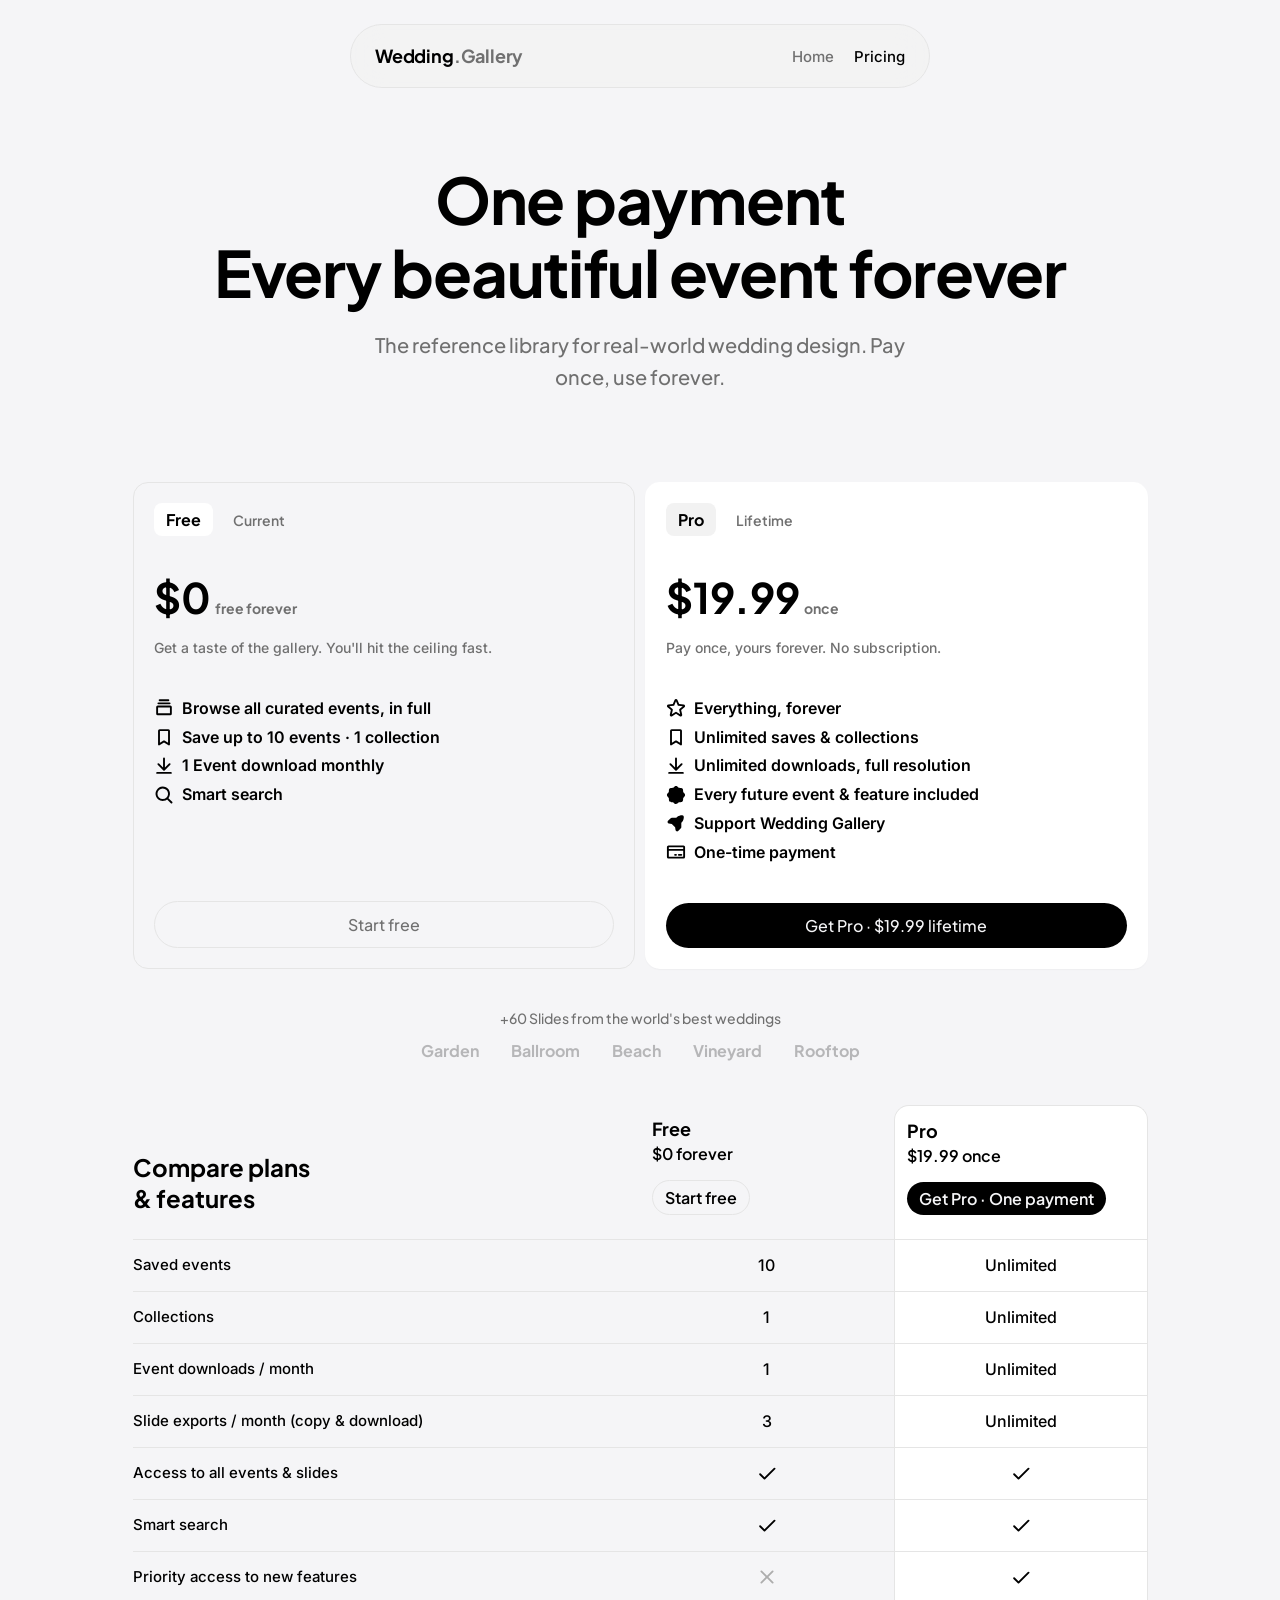
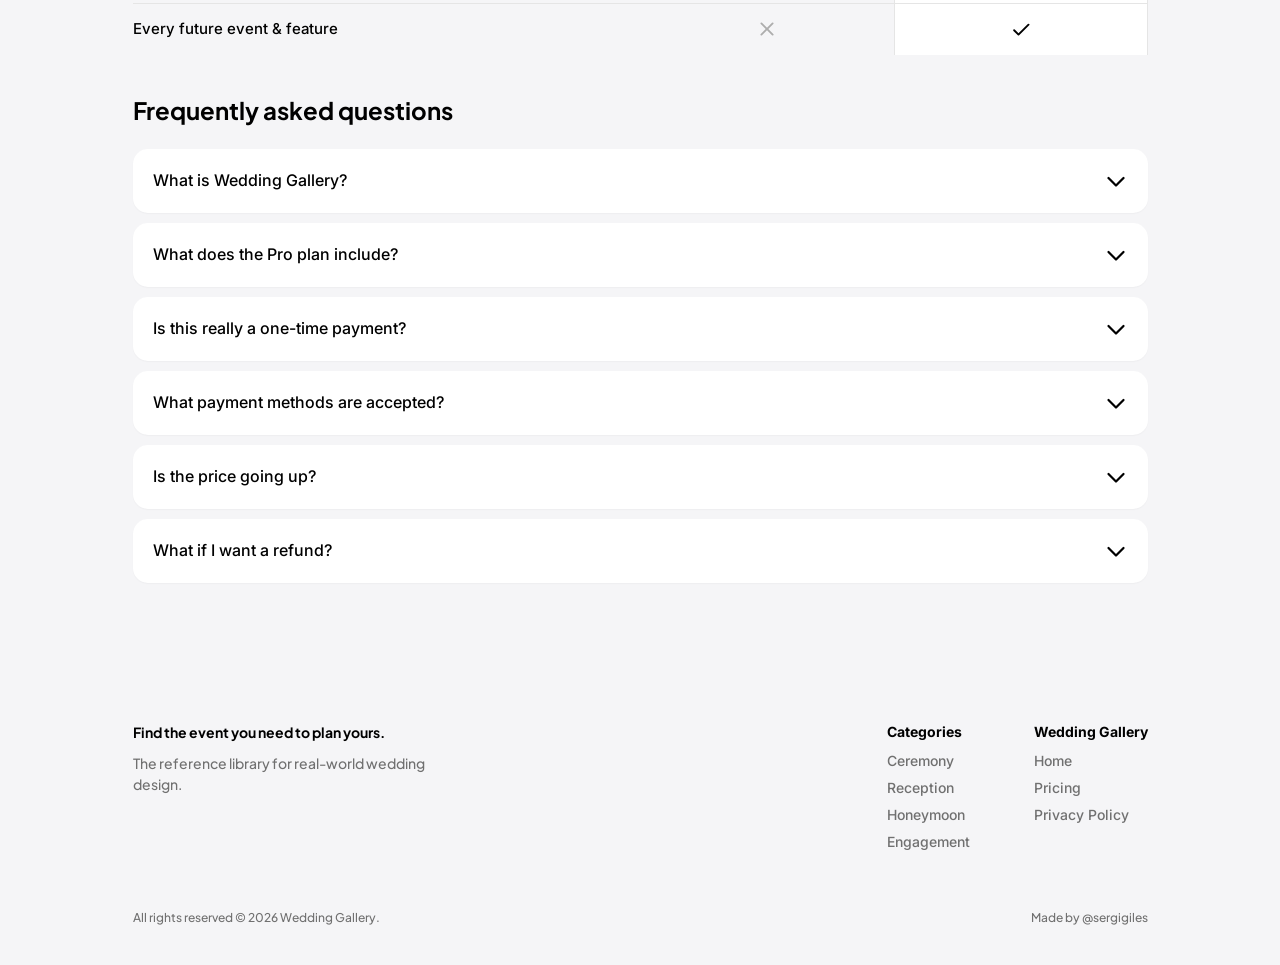
<file: pricing.html>
<!DOCTYPE html>
<html lang="en" data-theme="light">
<head>
  <meta charset="UTF-8" />
  <meta name="viewport" content="width=device-width, initial-scale=1.0" />
  <title>Pricing — Wedding Gallery</title>
  <meta name="description" content="Get lifetime access to the most beautiful wedding events, curated. Pay once, use forever." />
  <meta name="theme-color" content="#f5f5f7" />
  <link rel="preconnect" href="https://fonts.googleapis.com" />
  <link rel="preconnect" href="https://fonts.gstatic.com" crossorigin />
  <link href="https://fonts.googleapis.com/css2?family=Inter:wght@100..900&family=Plus+Jakarta+Sans:wght@200..800&family=Playfair+Display:ital@0;1&display=swap" rel="stylesheet" />
  <link rel="icon" type="image/svg+xml" href="/wedding-gallery/assets/favicon.svg" />
  <style>
    :root {
      --color-bg-page: #f5f5f7;
      --color-bg-card: #ffffff;
      --color-bg-surface: #f5f5f5;
      --color-bg-surface-2: #f2f2f2;
      --color-text-primary: #000000;
      --color-text-secondary: #707070;
      --color-text-muted: #adadad;
      --color-border: #e5e5e5;
      --color-bg-glass: hsla(0, 0%, 95%, 0.75);
      --color-success: #1eb14d;
      --shadow-card: 0px 1px 1.5px rgba(0, 0, 0, 0.03);
      --shadow-modal: 0 24px 80px rgba(0, 0, 0, 0.18);
      --font-heading: 'Plus Jakarta Sans', 'Inter', -apple-system, BlinkMacSystemFont, sans-serif;
      --font-body: 'Inter', -apple-system, BlinkMacSystemFont, 'Segoe UI', sans-serif;
    }
    [data-theme="dark"] {
      --color-bg-page: #111111;
      --color-bg-card: #1c1c1c;
      --color-bg-surface: #242424;
      --color-bg-surface-2: #2a2a2a;
      --color-text-primary: #ffffff;
      --color-text-secondary: #888888;
      --color-text-muted: #555555;
      --color-border: #2a2a2a;
      --color-bg-glass: rgba(28, 28, 28, 0.85);
      --shadow-card: 0px 1px 1.5px rgba(0, 0, 0, 0.3);
    }
    * { margin: 0; padding: 0; box-sizing: border-box; }
    html { -webkit-font-smoothing: antialiased; -moz-osx-font-smoothing: grayscale; }
    body {
      font-family: var(--font-body);
      font-size: 15px;
      font-weight: 400;
      color: var(--color-text-primary);
      background: var(--color-bg-page);
      min-height: 100vh;
      transition: background 200ms ease, color 200ms ease;
    }
    a { color: inherit; text-decoration: none; }
    .container {
      max-width: 1047px;
      margin: 0 auto;
      padding: 0 16px;
      width: 100%;
    }
    .page-wrap { padding-top: 86px; min-height: 100vh; display: flex; flex-direction: column; }
    .main { flex: 1; }

    /* Nav */
    .nav {
      position: fixed; top: 0; left: 0; right: 0; z-index: 50;
      display: flex; justify-content: center;
      padding: 24px 16px 16px;
      pointer-events: none;
    }
    .nav__inner {
      max-width: 580px; height: 64px;
      background: var(--color-bg-glass);
      backdrop-filter: blur(16px); -webkit-backdrop-filter: blur(16px);
      border-radius: 999px;
      padding: 14px 24px;
      display: flex; align-items: center; justify-content: space-between;
      pointer-events: auto;
      width: 100%;
      border: 1px solid var(--color-border);
    }
    .nav__brand {
      font-family: var(--font-heading);
      font-size: 18px;
      font-weight: 700;
      letter-spacing: -0.18px;
      color: var(--color-text-primary);
      line-height: 1;
    }
    .nav__brand span { color: var(--color-text-secondary); }
    .nav__links { display: flex; align-items: center; gap: 20px; }
    .nav__link {
      font-size: 15px; font-weight: 500;
      color: var(--color-text-secondary);
      transition: color 150ms ease;
    }
    .nav__link:hover { color: var(--color-text-primary); }
    .nav__link--active { color: var(--color-text-primary); }

    /* Hero */
    .hero {
      padding: clamp(48px, 6vw, 80px) 0 clamp(56px, 7vw, 100px);
      display: flex;
      flex-direction: column;
      align-items: center;
      text-align: center;
    }
    .hero h1 {
      font-family: var(--font-heading);
      font-size: clamp(32px, 5.5vw, 64px);
      font-weight: 700;
      letter-spacing: -1.28px;
      line-height: 1.14;
      color: var(--color-text-primary);
      max-width: 883px;
      margin: 0 0 20px;
      text-align: center;
    }
    .hero h1 .line-break { display: block; }
    .hero p {
      font-family: var(--font-heading);
      font-size: clamp(16px, 2vw, 20px);
      font-weight: 500;
      color: var(--color-text-secondary);
      line-height: 1.6;
      max-width: 541px;
      margin: 0;
      text-align: center;
    }

    /* Pricing Cards */
    .pricing-cards {
      display: flex;
      flex-direction: column;
      gap: 10px;
    }
    @media (min-width: 640px) {
      .pricing-cards { flex-direction: row; }
    }

    .plan-card {
      flex: 1; min-width: 0;
      border-radius: 15px;
      border: 1px solid var(--color-border);
      display: flex; flex-direction: column;
    }
    .plan-card__inner {
      padding: 20px;
      display: flex; flex-direction: column;
      gap: 40px;
      flex: 1;
    }
    .plan-card--pro {
      background: var(--color-bg-card);
      box-shadow: var(--shadow-card);
      border-color: transparent;
    }

    .plan-badge-row {
      display: flex;
      gap: 20px;
      align-items: center;
    }
    .plan-badge {
      background: var(--color-bg-card);
      border-radius: 8px;
      padding: 6px 12px;
      font-family: var(--font-heading);
      font-size: 16px;
      font-weight: 700;
      color: var(--color-text-primary);
    }
    .plan-card--pro .plan-badge {
      background: var(--color-bg-surface-2);
    }
    .plan-badge-label {
      font-family: var(--font-heading);
      font-size: 14px;
      font-weight: 600;
      color: var(--color-text-secondary);
    }

    .plan-price-area {
      display: flex;
      flex-direction: column;
      gap: 20px;
    }
    .plan-price-row {
      display: flex;
      gap: 4px;
      align-items: flex-end;
    }
    .plan-price {
      font-family: var(--font-heading);
      font-size: 42px;
      font-weight: 700;
      line-height: 42px;
      color: var(--color-text-primary);
    }
    .plan-price-label {
      font-family: var(--font-heading);
      font-size: 14px;
      font-weight: 700;
      color: var(--color-text-secondary);
      line-height: 20px;
    }
    .plan-desc {
      font-size: 14px;
      font-weight: 500;
      color: var(--color-text-secondary);
      line-height: 1.4;
    }

    .plan-features {
      display: flex;
      flex-direction: column;
      gap: 8px;
      flex: 1;
    }
    .plan-feature {
      display: flex;
      align-items: center;
      gap: 8px;
      font-size: 16px;
      font-weight: 600;
      color: var(--color-text-primary);
      line-height: 1.3;
    }
    .plan-feature svg { flex-shrink: 0; }

    .plan-cta {
      display: flex;
      align-items: center;
      justify-content: center;
      width: 100%;
      padding: 12px;
      border-radius: 1000px;
      font-family: var(--font-heading);
      font-size: 16px;
      font-weight: 500;
      cursor: pointer;
      transition: filter 150ms ease, background 150ms ease;
      border: 1px solid var(--color-border);
      background: transparent;
      color: var(--color-text-secondary);
    }
    .plan-cta:hover { filter: brightness(0.87); }
    .plan-cta--pro {
      background: var(--color-text-primary);
      color: var(--color-bg-page);
      border: none;
    }
    .plan-cta--pro:hover { filter: brightness(0.85); }

    /* Brand Strip */
    .brand-strip {
      display: flex;
      flex-direction: column;
      align-items: center;
      gap: 10px;
      padding: 40px 0;
    }
    .brand-strip__label {
      font-family: var(--font-heading);
      font-size: 14px;
      font-weight: 500;
      color: var(--color-text-secondary);
      text-align: center;
    }
    .brand-strip__logos {
      display: flex;
      align-items: center;
      justify-content: center;
      gap: clamp(16px, 3vw, 32px);
      flex-wrap: wrap;
    }
    .brand-strip__logo {
      height: 28px;
      display: flex;
      align-items: center;
      justify-content: center;
    }
    .brand-strip__logo img {
      max-height: 100%;
      max-width: 120px;
      object-fit: contain;
      opacity: 0.35;
      filter: brightness(0);
      transition: opacity 200ms ease;
    }
    [data-theme="dark"] .brand-strip__logo img { filter: brightness(0.45); }
    .brand-strip__logo span {
      font-family: var(--font-heading);
      font-weight: 700;
      font-size: 16px;
      opacity: 0.25;
      color: var(--color-text-primary);
      white-space: nowrap;
    }

    /* Compare Table */
    .compare-section { padding: 0 0 40px; }
    .compare-section h2 {
      font-family: var(--font-heading);
      font-size: 24px;
      font-weight: 700;
      color: var(--color-text-primary);
      margin: 0 0 24px;
    }
    .compare-wrap { overflow-x: auto; -webkit-overflow-scrolling: touch; }
    .compare-table {
      display: grid;
      grid-template-columns: 2fr 1fr 1fr;
      min-width: 560px;
    }

    .compare-cell {
      padding: 12px;
      border-top: 1px solid var(--color-border);
      min-height: 52px;
      display: flex;
      align-items: center;
    }
    .compare-cell--label {
      padding: 12px 16px 12px 0;
      font-size: 15px;
      font-weight: 500;
      color: var(--color-text-primary);
      line-height: 20px;
    }
    .compare-cell--center {
      justify-content: center;
      text-align: center;
      font-size: 16px;
      font-weight: 500;
      color: var(--color-text-primary);
    }
    .compare-cell--pro {
      background: var(--color-bg-card);
      border-left: 1px solid var(--color-border);
      border-right: 1px solid var(--color-border);
    }

    .compare-header {
      border-top: none;
      flex-direction: column;
      gap: 8px;
      align-items: flex-start;
      justify-content: flex-end;
      padding: 0 12px 24px;
      align-self: end;
      min-height: 0;
    }
    .compare-header--label {
      padding: 0 16px 24px 0;
    }
    .compare-header--label h2 {
      margin: 0;
      line-height: 1.3;
    }
    .compare-header__name {
      font-family: var(--font-heading);
      font-size: 18px;
      font-weight: 700;
      color: var(--color-text-primary);
      line-height: 1;
    }
    .compare-header__price {
      font-family: var(--font-heading);
      font-size: 16px;
      font-weight: 600;
      color: var(--color-text-primary);
      line-height: 1;
    }
    .compare-header__btn {
      margin-top: 10px;
      padding: 6px 12px;
      border-radius: 1000px;
      font-family: var(--font-heading);
      font-size: 16px;
      font-weight: 600;
      cursor: pointer;
      transition: filter 150ms ease;
      white-space: nowrap;
      background: transparent;
      border: 1px solid var(--color-border);
      color: var(--color-text-primary);
    }
    .compare-header__btn:hover { filter: brightness(0.85); }
    .compare-header__btn--pro {
      background: var(--color-text-primary);
      color: var(--color-bg-page);
      border: none;
    }
    .compare-header--pro {
      background: var(--color-bg-card);
      border: 1px solid var(--color-border);
      border-bottom: none;
      border-radius: 15px 15px 0 0;
      padding: 16px 12px 24px;
    }
    .compare-row-pro-first .compare-cell--pro {
      border-top: none;
    }
    .compare-row-pro-last .compare-cell--pro {
      border-radius: 0 0 15px 15px;
    }

    .compare-icon {
      width: 20px;
      height: 20px;
      flex-shrink: 0;
    }
    .compare-icon--check { color: var(--color-text-primary); }
    .compare-icon--x { color: var(--color-text-muted); }

    /* FAQ */
    .faq-section { padding: 0 0 60px; }
    .faq-section h2 {
      font-family: var(--font-heading);
      font-size: 24px;
      font-weight: 700;
      color: var(--color-text-primary);
      margin: 0 0 24px;
    }
    .faq-list { display: flex; flex-direction: column; gap: 10px; }
    .faq-item {
      background: var(--color-bg-card);
      border-radius: 15px;
      box-shadow: var(--shadow-card);
      overflow: hidden;
      transition: background 150ms ease;
    }
    .faq-question {
      width: 100%;
      padding: 20px;
      display: flex;
      align-items: center;
      justify-content: space-between;
      gap: 16px;
      background: none;
      border: none;
      cursor: pointer;
      text-align: left;
      font-family: var(--font-body);
      font-size: 16px;
      font-weight: 500;
      color: var(--color-text-primary);
      line-height: 21px;
    }
    .faq-chevron {
      flex-shrink: 0;
      transition: transform 200ms ease;
      color: var(--color-text-primary);
    }
    .faq-item.is-open .faq-chevron { transform: rotate(180deg); }
    .faq-answer {
      padding: 0 20px 20px;
      font-size: 15px;
      font-weight: 400;
      color: var(--color-text-secondary);
      line-height: 1.55;
      display: none;
    }
    .faq-item.is-open .faq-answer { display: block; }

    /* Footer */
    .footer {
      padding: 80px 0 40px;
    }
    .footer__inner {
      display: flex;
      flex-direction: column;
      gap: 48px;
      justify-content: space-between;
    }
    @media (min-width: 768px) {
      .footer__inner { flex-direction: row; }
    }
    .footer__brand { max-width: 320px; }
    .footer__tagline {
      font-family: var(--font-heading);
      font-weight: 700;
      font-size: 14px;
      color: var(--color-text-primary);
      margin-bottom: 12px;
    }
    .footer__desc {
      font-family: var(--font-heading);
      font-weight: 500;
      color: var(--color-text-secondary);
      font-size: 14px;
      line-height: 1.5;
    }
    .footer__links {
      display: flex;
      gap: 64px;
      flex-shrink: 0;
    }
    .footer__col { display: flex; flex-direction: column; gap: 10px; }
    .footer__col-title {
      font-size: 14px;
      font-weight: 700;
      color: var(--color-text-primary);
      margin-bottom: 2px;
    }
    .footer__col a,
    .footer__col span {
      font-size: 14px;
      font-weight: 500;
      color: var(--color-text-secondary);
      transition: color 150ms ease;
    }
    .footer__col a:hover { color: var(--color-text-primary); }
    .footer__bottom {
      display: flex;
      align-items: center;
      justify-content: space-between;
      margin-top: 60px;
      padding-top: 0;
    }
    .footer__bottom p {
      font-family: var(--font-heading);
      font-size: 12px;
      font-weight: 500;
      color: var(--color-text-secondary);
    }
    .footer__bottom a {
      font-family: var(--font-heading);
      font-size: 12px;
      font-weight: 500;
      color: var(--color-text-secondary);
      transition: color 150ms ease;
    }
    .footer__bottom a:hover { color: var(--color-text-primary); }

    /* Theme toggle */
    .theme-toggle-btn {
      display: flex;
      align-items: center;
      justify-content: center;
      width: 36px;
      height: 36px;
      border-radius: 999px;
      border: 1px solid var(--color-border);
      background: var(--color-bg-glass);
      cursor: pointer;
      color: var(--color-text-secondary);
      transition: background 150ms ease, color 150ms ease;
    }
    .theme-toggle-btn:hover {
      background: var(--color-bg-surface);
      color: var(--color-text-primary);
    }

    /* Entry animation */
    .fade-up {
      opacity: 0;
      filter: blur(6px);
      transform: translateY(30px);
      transition: opacity 600ms ease, filter 600ms ease, transform 600ms ease;
    }
    .fade-up.is-visible {
      opacity: 1;
      filter: blur(0);
      transform: translateY(0);
    }
    .fade-up--sub {
      filter: blur(4px);
      transform: translateY(30px);
    }
  </style>
  <script>
    (function() {
      var theme = localStorage.getItem('theme') || 'light';
      document.documentElement.setAttribute('data-theme', theme);
    })();
  </script>
</head>
<body>
  <div class="page-wrap">
    <!-- Nav -->
    <nav class="nav">
      <div class="nav__inner">
        <a href="/wedding-gallery/" class="nav__brand">Wedding<span>.Gallery</span></a>
        <div class="nav__links">
          <a href="/wedding-gallery/" class="nav__link">Home</a>
          <a href="/wedding-gallery/pricing.html" class="nav__link nav__link--active">Pricing</a>
        </div>
      </div>
    </nav>

    <div class="main">
      <!-- Hero -->
      <div class="container">
        <div class="hero">
          <h1 class="fade-up" id="hero-title">One payment<br class="line-break"/>Every beautiful event forever</h1>
          <p class="fade-up fade-up--sub" id="hero-sub">The reference library for real-world wedding design. Pay once, use forever.</p>
        </div>

        <!-- Pricing Cards -->
        <div class="pricing-cards">
          <!-- Free Plan -->
          <div class="plan-card">
            <div class="plan-card__inner">
              <div class="plan-badge-row">
                <div class="plan-badge">Free</div>
                <span class="plan-badge-label">Current</span>
              </div>
              <div class="plan-price-area">
                <div class="plan-price-row">
                  <span class="plan-price">$0</span>
                  <span class="plan-price-label">free forever</span>
                </div>
                <p class="plan-desc">Get a taste of the gallery. You'll hit the ceiling fast.</p>
              </div>
              <div class="plan-features">
                <div class="plan-feature">
                  <svg width="20" height="20" fill="var(--color-text-primary)" viewBox="0 0 256 256"><path d="M208,96H48a20,20,0,0,0-20,20v84a20,20,0,0,0,20,20H208a20,20,0,0,0,20-20V116A20,20,0,0,0,208,96Zm-4,100H52V120H204ZM44,68A12,12,0,0,1,56,56H200a12,12,0,0,1,0,24H56A12,12,0,0,1,44,68ZM60,28A12,12,0,0,1,72,16H184a12,12,0,0,1,0,24H72A12,12,0,0,1,60,28Z"/></svg>
                  Browse all curated events, in full
                </div>
                <div class="plan-feature">
                  <svg width="20" height="20" fill="var(--color-text-primary)" viewBox="0 0 256 256"><path d="M184,28H72A20,20,0,0,0,52,48V224a12,12,0,0,0,18.36,10.18l57.63-36,57.65,36A12,12,0,0,0,204,224V48A20,20,0,0,0,184,28Zm-4,174.35-45.65-28.53a12,12,0,0,0-12.72,0L76,202.35V52H180Z"/></svg>
                  Save up to 10 events · 1 collection
                </div>
                <div class="plan-feature">
                  <svg width="20" height="20" fill="var(--color-text-primary)" viewBox="0 0 256 256"><path d="M47.51,112.49a12,12,0,0,1,17-17L116,147V32a12,12,0,0,1,24,0V147l51.51-51.52a12,12,0,0,1,17,17l-72,72a12,12,0,0,1-17,0ZM216,204H40a12,12,0,0,0,0,24H216a12,12,0,0,0,0-24Z"/></svg>
                  1 Event download monthly
                </div>
                <div class="plan-feature">
                  <svg width="20" height="20" fill="var(--color-text-primary)" viewBox="0 0 256 256"><path d="M232.49,215.51,185,168a92.12,92.12,0,1,0-17,17l47.53,47.54a12,12,0,0,0,17-17ZM44,112a68,68,0,1,1,68,68A68.07,68.07,0,0,1,44,112Z"/></svg>
                  Smart search
                </div>
              </div>
              <button class="plan-cta" onclick="window.location.href='/'">Start free</button>
            </div>
          </div>

          <!-- Pro Plan -->
          <div class="plan-card plan-card--pro">
            <div class="plan-card__inner">
              <div class="plan-badge-row">
                <div class="plan-badge">Pro</div>
                <span class="plan-badge-label">Lifetime</span>
              </div>
              <div class="plan-price-area">
                <div class="plan-price-row">
                  <span class="plan-price">$19.99</span>
                  <span class="plan-price-label">once</span>
                </div>
                <p class="plan-desc">Pay once, yours forever. No subscription.</p>
              </div>
              <div class="plan-features">
                <div class="plan-feature">
                  <svg width="20" height="20" fill="var(--color-text-primary)" viewBox="0 0 256 256"><path d="M243,96a20.33,20.33,0,0,0-17.74-14l-56.59-4.57L146.83,24.62a20.36,20.36,0,0,0-37.66,0L87.35,77.44,30.76,82A20.45,20.45,0,0,0,19.1,117.88l43.18,37.24-13.2,55.7A20.37,20.37,0,0,0,79.57,233L128,203.19,176.43,233a20.39,20.39,0,0,0,30.49-22.15l-13.2-55.7,43.18-37.24A20.43,20.43,0,0,0,243,96ZM172.53,141.7a12,12,0,0,0-3.84,11.86L181.58,208l-47.29-29.08a12,12,0,0,0-12.58,0L74.42,208l12.89-54.4a12,12,0,0,0-3.84-11.86L41.2,105.24l55.4-4.47a12,12,0,0,0,10.13-7.38L128,41.89l21.27,51.5a12,12,0,0,0,10.13,7.38l55.4,4.47Z"/></svg>
                  Everything, forever
                </div>
                <div class="plan-feature">
                  <svg width="20" height="20" fill="var(--color-text-primary)" viewBox="0 0 256 256"><path d="M184,28H72A20,20,0,0,0,52,48V224a12,12,0,0,0,18.36,10.18l57.63-36,57.65,36A12,12,0,0,0,204,224V48A20,20,0,0,0,184,28Zm-4,174.35-45.65-28.53a12,12,0,0,0-12.72,0L76,202.35V52H180Z"/></svg>
                  Unlimited saves & collections
                </div>
                <div class="plan-feature">
                  <svg width="20" height="20" fill="var(--color-text-primary)" viewBox="0 0 256 256"><path d="M47.51,112.49a12,12,0,0,1,17-17L116,147V32a12,12,0,0,1,24,0V147l51.51-51.52a12,12,0,0,1,17,17l-72,72a12,12,0,0,1-17,0ZM216,204H40a12,12,0,0,0,0,24H216a12,12,0,0,0,0-24Z"/></svg>
                  Unlimited downloads, full resolution
                </div>
                <div class="plan-feature">
                  <svg width="20" height="20" fill="var(--color-text-primary)" viewBox="0 0 256 256"><path d="M228.75,100.05c-3.52-3.67-7.15-7.46-8.34-10.33-1.06-2.56-1.14-7.83-1.21-12.47-.15-10-.34-22.44-9.18-31.27s-21.27-9-31.27-9.18c-4.64-.07-9.91-.15-12.47-1.21-2.87-1.19-6.66-4.82-10.33-8.34C148.87,20.46,140.05,12,128,12s-20.87,8.46-27.95,15.25c-3.67,3.52-7.46,7.15-10.33,8.34-2.56,1.06-7.83,1.14-12.47,1.21C67.25,37,54.81,37.14,46,46S37,67.25,36.8,77.25c-.07,4.64-.15,9.91-1.21,12.47-1.19,2.87-4.82,6.66-8.34,10.33C20.46,107.13,12,116,12,128S20.46,148.87,27.25,156c3.52,3.67,7.15,7.46,8.34,10.33,1.06,2.56,1.14,7.83,1.21,12.47.15,10,.34,22.44,9.18,31.27s21.27,9,31.27,9.18c4.64.07,9.91.15,12.47,1.21,2.87,1.19,6.66,4.82,10.33,8.34C107.13,235.54,116,244,128,244s20.87-8.46,27.95-15.25c3.67-3.52,7.46-7.15,10.33-8.34,2.56-1.06,7.83-1.14,12.47-1.21,10-.15,22.44-.34,31.27-9.18s9-21.27,9.18-31.27c.07-4.64.15-9.91,1.21-12.47,1.19-2.87,4.82-6.66,8.34-10.33C235.54,148.87,244,140.05,244,128S235.54,107.13,228.75,100.05Z"/></svg>
                  Every future event & feature included
                </div>
                <div class="plan-feature">
                  <svg width="20" height="20" fill="var(--color-text-primary)" viewBox="0 0 256 256"><path d="M227.85,46.89a20,20,0,0,0-18.74-18.74c-13.13-.77-46.65.42-74.48,28.24L131,60H74.36a19.83,19.83,0,0,0-14.14,5.86L25.87,100.19a20,20,0,0,0,11.35,33.95l37.14,5.18,42.32,42.32,5.19,37.18A19.88,19.88,0,0,0,135.34,235a20.13,20.13,0,0,0,6.37,1,19.9,19.9,0,0,0,14.1-5.87l34.34-34.35A19.85,19.85,0,0,0,196,181.64V125l3.6-3.59C227.43,93.54,228.62,60,227.85,46.89Z"/></svg>
                  Support Wedding Gallery
                </div>
                <div class="plan-feature">
                  <svg width="20" height="20" fill="var(--color-text-primary)" viewBox="0 0 256 256"><path d="M224,44H32A20,20,0,0,0,12,64V192a20,20,0,0,0,20,20H224a20,20,0,0,0,20-20V64A20,20,0,0,0,224,44Zm-4,24V88H36V68ZM36,188V112H220v76Zm172-24a12,12,0,0,1-12,12H164a12,12,0,0,1,0-24h32A12,12,0,0,1,208,164Zm-68,0a12,12,0,0,1-12,12H116a12,12,0,0,1,0-24h12A12,12,0,0,1,140,164Z"/></svg>
                  One-time payment
                </div>
              </div>
              <button class="plan-cta plan-cta--pro" onclick="window.location.href='/'">Get Pro · $19.99 lifetime</button>
            </div>
          </div>
        </div>

        <!-- Brand Strip -->
        <div class="brand-strip">
          <span class="brand-strip__label">+60 Slides from the world's best weddings</span>
          <div class="brand-strip__logos">
            <div class="brand-strip__logo"><span>Garden</span></div>
            <div class="brand-strip__logo"><span>Ballroom</span></div>
            <div class="brand-strip__logo"><span>Beach</span></div>
            <div class="brand-strip__logo"><span>Vineyard</span></div>
            <div class="brand-strip__logo"><span>Rooftop</span></div>
          </div>
        </div>

        <!-- Compare Table -->
        <div class="compare-section">
          <div class="compare-wrap">
            <div class="compare-table">
              <!-- Header row -->
              <div class="compare-cell compare-header compare-header--label">
                <h2>Compare plans<br/>& features</h2>
              </div>
              <div class="compare-cell compare-header">
                <span class="compare-header__name">Free</span>
                <span class="compare-header__price">$0 forever</span>
                <button class="compare-header__btn" onclick="window.location.href='/'">Start free</button>
              </div>
              <div class="compare-cell compare-header compare-header--pro">
                <span class="compare-header__name">Pro</span>
                <span class="compare-header__price">$19.99 once</span>
                <button class="compare-header__btn compare-header__btn--pro" onclick="window.location.href='/'">Get Pro · One payment</button>
              </div>

              <!-- Row: Saved events -->
              <div class="compare-cell compare-cell--label">Saved events</div>
              <div class="compare-cell compare-cell--center">10</div>
              <div class="compare-cell compare-cell--center compare-cell--pro">Unlimited</div>

              <!-- Row: Collections -->
              <div class="compare-cell compare-cell--label">Collections</div>
              <div class="compare-cell compare-cell--center">1</div>
              <div class="compare-cell compare-cell--center compare-cell--pro">Unlimited</div>

              <!-- Row: Event downloads / month -->
              <div class="compare-cell compare-cell--label">Event downloads / month</div>
              <div class="compare-cell compare-cell--center">1</div>
              <div class="compare-cell compare-cell--center compare-cell--pro">Unlimited</div>

              <!-- Row: Slide exports / month -->
              <div class="compare-cell compare-cell--label">Slide exports / month (copy & download)</div>
              <div class="compare-cell compare-cell--center">3</div>
              <div class="compare-cell compare-cell--center compare-cell--pro">Unlimited</div>

              <!-- Row: Access to all events & slides -->
              <div class="compare-cell compare-cell--label">Access to all events & slides</div>
              <div class="compare-cell compare-cell--center">
                <svg class="compare-icon compare-icon--check" width="20" height="20" fill="currentColor" viewBox="0 0 256 256"><path d="M232.49,80.49l-128,128a12,12,0,0,1-17,0l-56-56a12,12,0,1,1,17-17L96,183,215.51,63.51a12,12,0,0,1,17,17Z"/></svg>
              </div>
              <div class="compare-cell compare-cell--center compare-cell--pro">
                <svg class="compare-icon compare-icon--check" width="20" height="20" fill="currentColor" viewBox="0 0 256 256"><path d="M232.49,80.49l-128,128a12,12,0,0,1-17,0l-56-56a12,12,0,1,1,17-17L96,183,215.51,63.51a12,12,0,0,1,17,17Z"/></svg>
              </div>

              <!-- Row: Smart search -->
              <div class="compare-cell compare-cell--label">Smart search</div>
              <div class="compare-cell compare-cell--center">
                <svg class="compare-icon compare-icon--check" width="20" height="20" fill="currentColor" viewBox="0 0 256 256"><path d="M232.49,80.49l-128,128a12,12,0,0,1-17,0l-56-56a12,12,0,1,1,17-17L96,183,215.51,63.51a12,12,0,0,1,17,17Z"/></svg>
              </div>
              <div class="compare-cell compare-cell--center compare-cell--pro">
                <svg class="compare-icon compare-icon--check" width="20" height="20" fill="currentColor" viewBox="0 0 256 256"><path d="M232.49,80.49l-128,128a12,12,0,0,1-17,0l-56-56a12,12,0,1,1,17-17L96,183,215.51,63.51a12,12,0,0,1,17,17Z"/></svg>
              </div>

              <!-- Row: Priority access to new features -->
              <div class="compare-cell compare-cell--label">Priority access to new features</div>
              <div class="compare-cell compare-cell--center">
                <svg class="compare-icon compare-icon--x" width="20" height="20" fill="currentColor" viewBox="0 0 256 256"><path d="M208.49,191.51a12,12,0,0,1-17,17L128,145,64.49,208.49a12,12,0,0,1-17-17L111,128,47.51,64.49a12,12,0,0,1,17-17L128,111l63.51-63.52a12,12,0,0,1,17,17L145,128Z"/></svg>
              </div>
              <div class="compare-cell compare-cell--center compare-cell--pro">
                <svg class="compare-icon compare-icon--check" width="20" height="20" fill="currentColor" viewBox="0 0 256 256"><path d="M232.49,80.49l-128,128a12,12,0,0,1-17,0l-56-56a12,12,0,1,1,17-17L96,183,215.51,63.51a12,12,0,0,1,17,17Z"/></svg>
              </div>

              <!-- Row: Every future event & feature -->
              <div class="compare-cell compare-cell--label">Every future event & feature</div>
              <div class="compare-cell compare-cell--center">
                <svg class="compare-icon compare-icon--x" width="20" height="20" fill="currentColor" viewBox="0 0 256 256"><path d="M208.49,191.51a12,12,0,0,1-17,17L128,145,64.49,208.49a12,12,0,0,1-17-17L111,128,47.51,64.49a12,12,0,0,1,17-17L128,111l63.51-63.52a12,12,0,0,1,17,17L145,128Z"/></svg>
              </div>
              <div class="compare-cell compare-cell--center compare-cell--pro compare-row-pro-last">
                <svg class="compare-icon compare-icon--check" width="20" height="20" fill="currentColor" viewBox="0 0 256 256"><path d="M232.49,80.49l-128,128a12,12,0,0,1-17,0l-56-56a12,12,0,1,1,17-17L96,183,215.51,63.51a12,12,0,0,1,17,17Z"/></svg>
              </div>
            </div>
          </div>
        </div>

        <!-- FAQ -->
        <div class="faq-section">
          <h2>Frequently asked questions</h2>
          <div class="faq-list">
            <div class="faq-item">
              <button class="faq-question" onclick="this.parentElement.classList.toggle('is-open')">
                What is Wedding Gallery?
                <svg class="faq-chevron" width="24" height="24" fill="currentColor" viewBox="0 0 256 256"><path d="M216.49,104.49l-80,80a12,12,0,0,1-17,0l-80-80a12,12,0,0,1,17-17L128,159l71.51-71.52a12,12,0,0,1,17,17Z"/></svg>
              </button>
              <div class="faq-answer">Wedding Gallery is a curated collection of beautifully designed wedding events — from intimate garden ceremonies to luxury destination weddings. Browse real-world inspiration, save your favorites, and download event details to help plan your perfect day.</div>
            </div>
            <div class="faq-item">
              <button class="faq-question" onclick="this.parentElement.classList.toggle('is-open')">
                What does the Pro plan include?
                <svg class="faq-chevron" width="24" height="24" fill="currentColor" viewBox="0 0 256 256"><path d="M216.49,104.49l-80,80a12,12,0,0,1-17,0l-80-80a12,12,0,0,1,17-17L128,159l71.51-71.52a12,12,0,0,1,17,17Z"/></svg>
              </button>
              <div class="faq-answer">Pro unlocks everything — unlimited saves, unlimited collections, unlimited event downloads, and every future event and feature as they're added. It's the full Wedding Gallery experience, with no restrictions, forever.</div>
            </div>
            <div class="faq-item">
              <button class="faq-question" onclick="this.parentElement.classList.toggle('is-open')">
                Is this really a one-time payment?
                <svg class="faq-chevron" width="24" height="24" fill="currentColor" viewBox="0 0 256 256"><path d="M216.49,104.49l-80,80a12,12,0,0,1-17,0l-80-80a12,12,0,0,1,17-17L128,159l71.51-71.52a12,12,0,0,1,17,17Z"/></svg>
              </button>
              <div class="faq-answer">Yes. Pay $19.99 once and you're a Pro member for life. No subscriptions, no recurring charges, no surprises. Your price never changes.</div>
            </div>
            <div class="faq-item">
              <button class="faq-question" onclick="this.parentElement.classList.toggle('is-open')">
                What payment methods are accepted?
                <svg class="faq-chevron" width="24" height="24" fill="currentColor" viewBox="0 0 256 256"><path d="M216.49,104.49l-80,80a12,12,0,0,1-17,0l-80-80a12,12,0,0,1,17-17L128,159l71.51-71.52a12,12,0,0,1,17,17Z"/></svg>
              </button>
              <div class="faq-answer">We accept all major credit and debit cards (Visa, Mastercard, American Express) and PayPal. All payments are processed securely.</div>
            </div>
            <div class="faq-item">
              <button class="faq-question" onclick="this.parentElement.classList.toggle('is-open')">
                Is the price going up?
                <svg class="faq-chevron" width="24" height="24" fill="currentColor" viewBox="0 0 256 256"><path d="M216.49,104.49l-80,80a12,12,0,0,1-17,0l-80-80a12,12,0,0,1,17-17L128,159l71.51-71.52a12,12,0,0,1,17,17Z"/></svg>
              </button>
              <div class="faq-answer">The lifetime Pro price may increase in the future as we add more events and features. Lock in at $19.99 now to get the best deal. Once you're in, your price never changes.</div>
            </div>
            <div class="faq-item">
              <button class="faq-question" onclick="this.parentElement.classList.toggle('is-open')">
                What if I want a refund?
                <svg class="faq-chevron" width="24" height="24" fill="currentColor" viewBox="0 0 256 256"><path d="M216.49,104.49l-80,80a12,12,0,0,1-17,0l-80-80a12,12,0,0,1,17-17L128,159l71.51-71.52a12,12,0,0,1,17,17Z"/></svg>
              </button>
              <div class="faq-answer">We offer a full 30-day money-back guarantee. If Wedding Gallery isn't right for you, just email us and we'll refund your payment — no questions asked.</div>
            </div>
          </div>
        </div>
      </div>

      <!-- Footer -->
      <footer class="footer">
        <div class="container">
          <div class="footer__inner">
            <div class="footer__brand">
              <p class="footer__tagline">Find the event you need to plan yours.</p>
              <p class="footer__desc">The reference library for real-world wedding design.</p>
            </div>
            <div class="footer__links">
              <div class="footer__col">
                <p class="footer__col-title">Categories</p>
                <a href="/wedding-gallery/?category=ceremony">Ceremony</a>
                <a href="/wedding-gallery/?category=reception">Reception</a>
                <a href="/wedding-gallery/?category=honeymoon">Honeymoon</a>
                <a href="/wedding-gallery/?category=engagement">Engagement</a>
              </div>
              <div class="footer__col">
                <p class="footer__col-title">Wedding Gallery</p>
                <a href="/wedding-gallery/">Home</a>
                <a href="/wedding-gallery/pricing.html">Pricing</a>
                <span>Privacy Policy</span>
              </div>
            </div>
          </div>
          <div class="footer__bottom">
            <p>All rights reserved &copy; 2026 Wedding Gallery.</p>
            <a href="https://www.linkedin.com/in/sergigiles/" target="_blank" rel="noopener noreferrer">Made by @sergigiles</a>
          </div>
        </div>
      </footer>
    </div>
  </div>

  <script>
    (function() {
      // Theme toggle
      var btn = document.querySelector('.theme-toggle-btn');
      if (btn) {
        btn.addEventListener('click', function() {
          var current = document.documentElement.getAttribute('data-theme');
          var next = current === 'dark' ? 'light' : 'dark';
          document.documentElement.setAttribute('data-theme', next);
          localStorage.setItem('theme', next);
        });
      }

      // Entry animation
      function animateIn() {
        var els = document.querySelectorAll('.fade-up');
        els.forEach(function(el, i) {
          setTimeout(function() {
            el.classList.add('is-visible');
          }, i * 120);
        });
      }

      if (document.readyState === 'loading') {
        document.addEventListener('DOMContentLoaded', animateIn);
      } else {
        animateIn();
      }
    })();
  </script>
</body>
</html>
</file>
